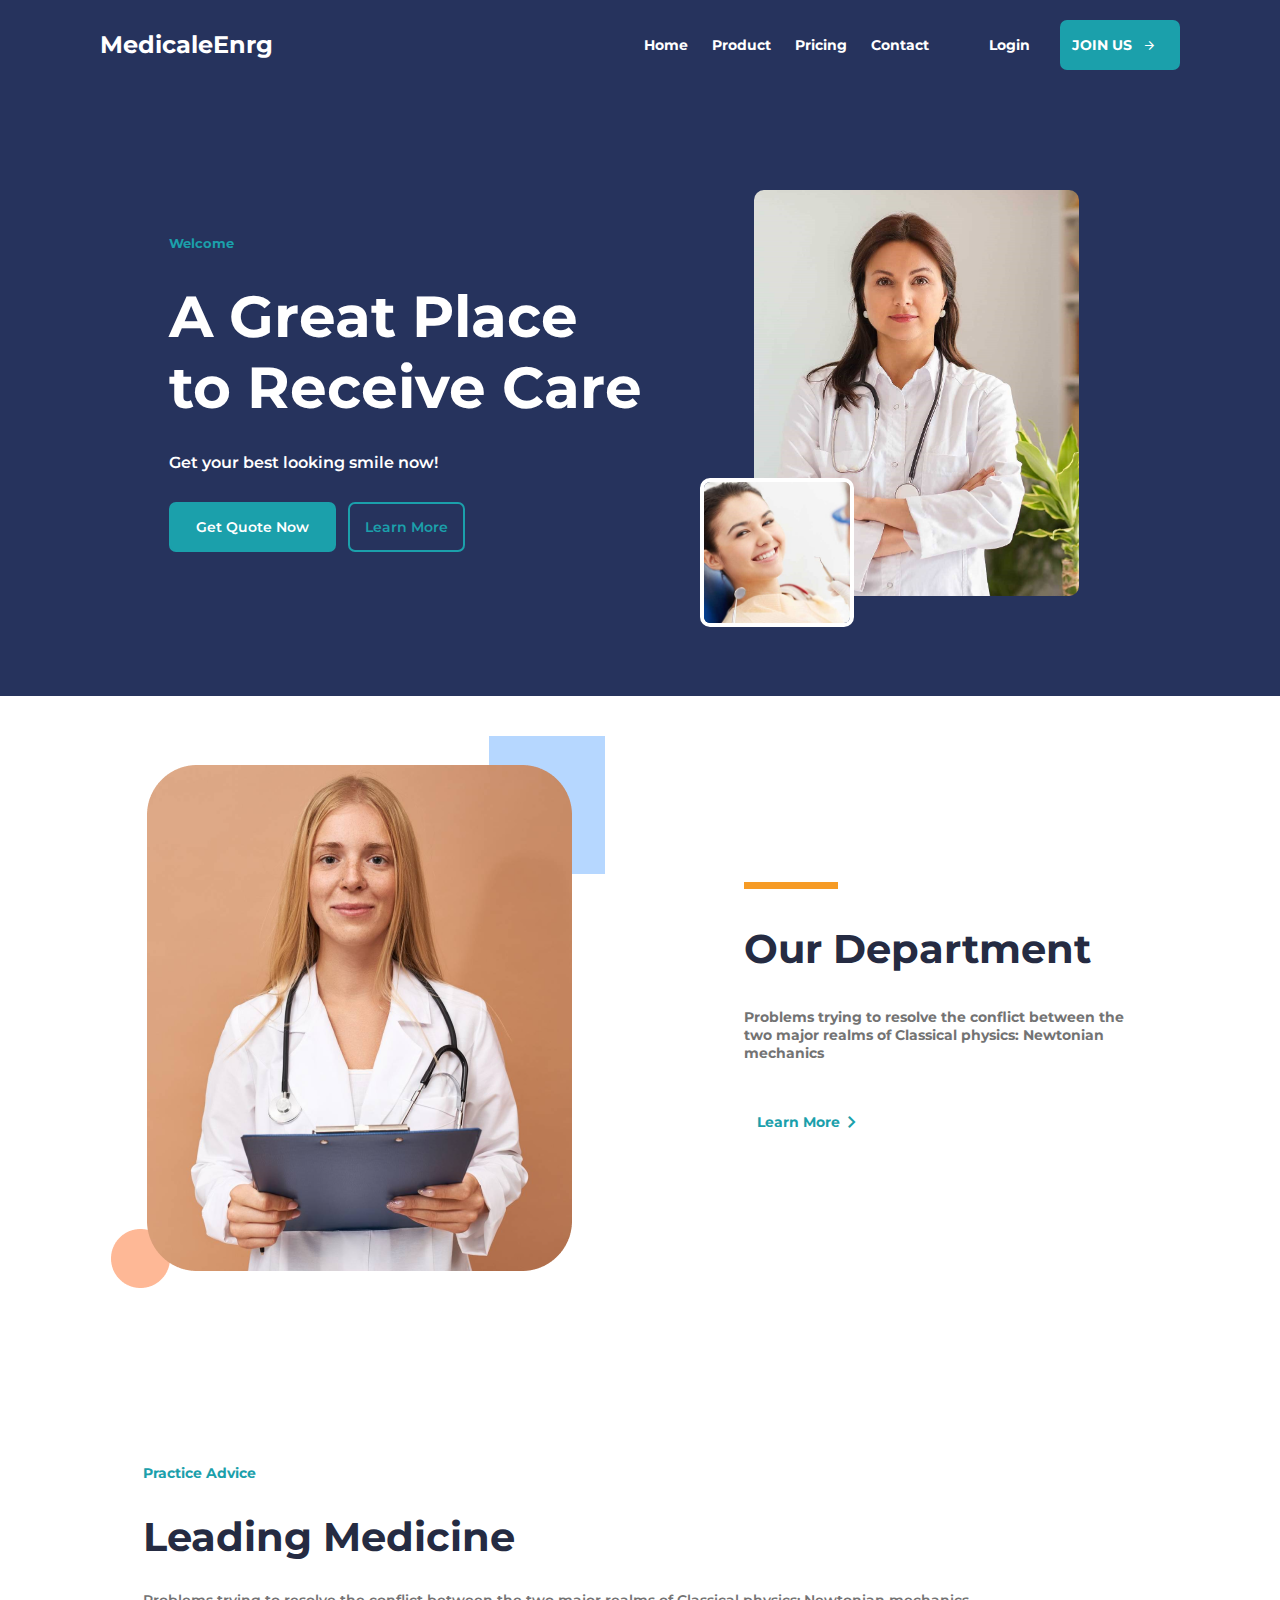
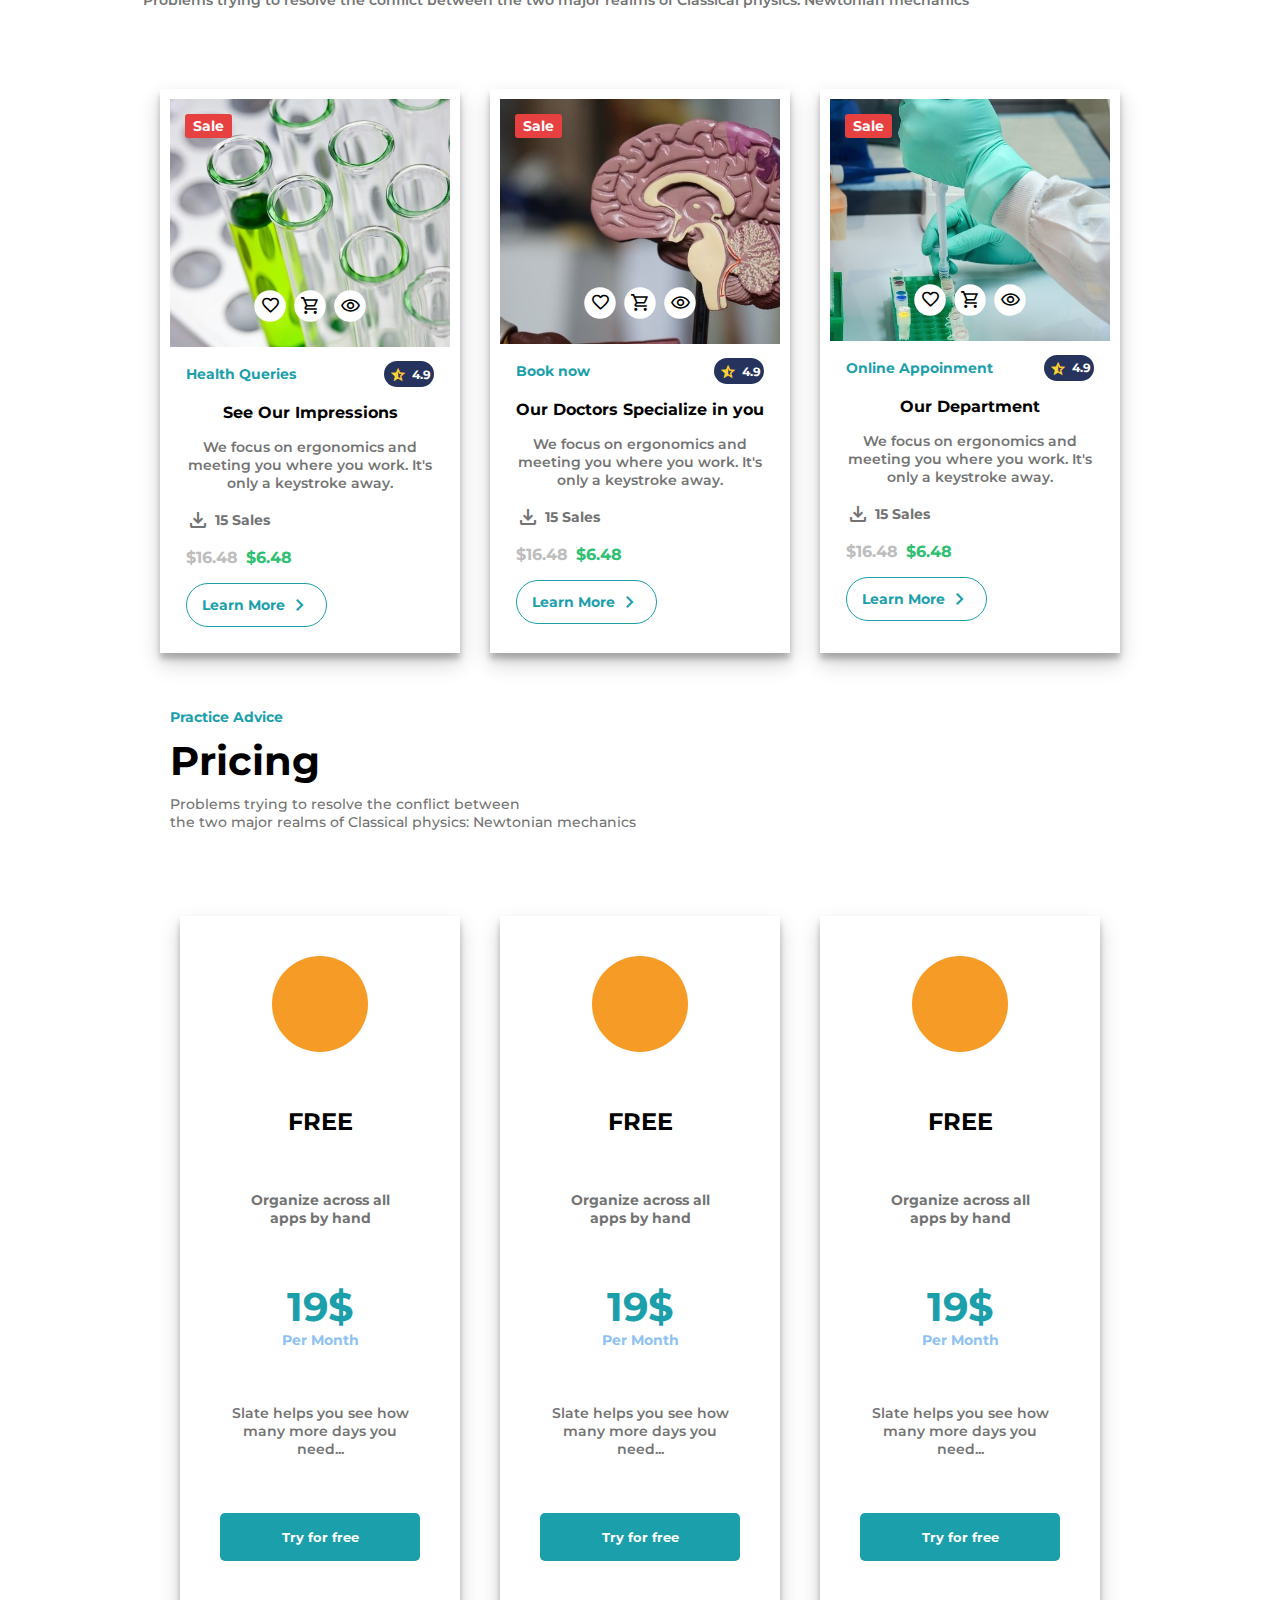
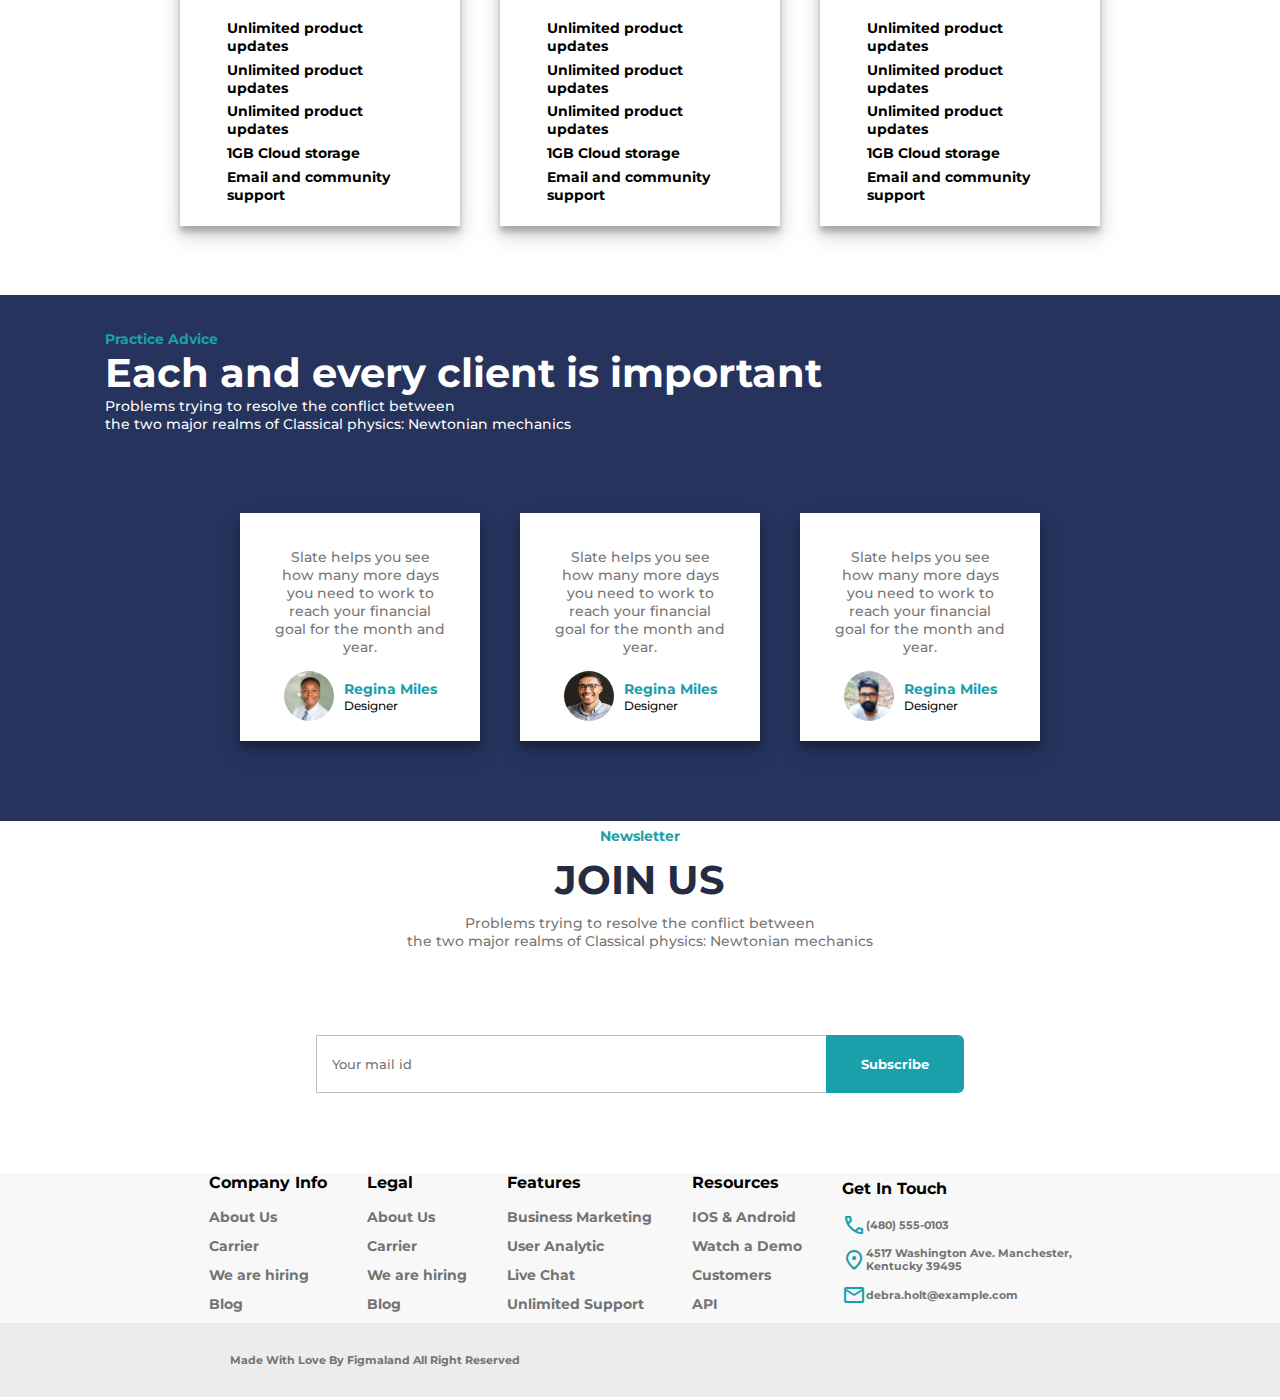
<file: index.html>
<!DOCTYPE html>
<html lang="en">
  <head>
    <meta charset="UTF-8" />
    <meta name="viewport" content="width=device-width, initial-scale=1.0" />
    <title>medical energies</title>
    <link rel="stylesheet" href="medical.css" />
    <link rel="stylesheet" href="media.css" />
    <link
      rel="stylesheet"
      href="https://fonts.googleapis.com/css2?family=Material+Symbols+Outlined:opsz,wght,FILL,GRAD@24,400,0,0"
    />
    <style>
      @import url("https://fonts.googleapis.com/css2?family=Montserrat:ital,wght@0,100..900;1,100..900&display=swap");
    </style>
    <link
      rel="stylesheet"
      href="https://cdnjs.cloudflare.com/ajax/libs/font-awesome/6.6.0/css/all.min.css"
      integrity="sha512-Kc323vGBEqzTmouAECnVceyQqyqdsSiqLQISBL29aUW4U/M7pSPA/gEUZQqv1cwx4OnYxTxve5UMg5GT6L4JJg=="
      crossorigin="anonymous"
      referrerpolicy="no-referrer"
    />
  </head>

  <body>
    <header>
      <div class="container">
        <div class="navbar">
          <div class="leftnav">
            <h2 id="heading">MedicaleEnrg</h2>
          </div>
          <div class="rightnav">
            <input id="hamIcon" hidden type="checkbox" name="" />

            <div class="hamIcons">
              <label for="hamIcon">
                <i class="openIcon fa-solid fa-bars"></i>
                <i class="closeIcon fa-solid fa-xmark"></i>
              </label>
            </div>

            <div class="rightnav__container">
              <div class="text">
                <ul>
                  <li><a href="#">Home</a></li>
                  <li><a href="#">Product</a></li>
                  <li><a href="#">Pricing</a></li>
                  <li><a href="#">Contact</a></li>
                </ul>
              </div>
              <div class="button">
                <button class="login">Login</button>
                <button class="joinus">
                  JOIN US<span class="material-symbols-outlined">
                    arrow_forward
                  </span>
                </button>
              </div>
            </div>
          </div>
        </div>
      </div>
    </header>

    <!-- navigation bar finish  -->

    <div class="first_page">
      <div class="container">
        <div class="homePage">
          <div class="left">
            <div class="box">
              <h5>Welcome</h5>
              <h1><b>A Great Place to Receive Care</b></h1>
              <h4>Get your best looking smile now!</h4>
              <div class="btn">
                <button class="fst_btn">Get Quote Now</button>
                <button class="snd_btn">Learn More</button>
              </div>
            </div>
          </div>
          <div class="right">
            <img
              class="small_pic"
              src="960ea44dff3a5b6a58f3dc4292d503e4.jpg"
              alt=""
            />
            <img
              class="large_pic"
              src="e5a99d90ee11238323ca077960141ab6.jpg"
              alt=""
            />
          </div>
        </div>
      </div>
    </div>

    <!-- first page finish -->

    <div class="second_page">
      <div class="container">
        <div class="aboutPage">
          <div class="left_two">
            <img class="image" src="col-md-6.png" alt="" />
          </div>
          <div class="right_two">
            <div class="setbox">
              <div class="line"></div>
              <h2>Our Department</h2>
              <p>
                Problems trying to resolve the conflict between the two major
                realms of Classical physics: Newtonian mechanics
              </p>

              <a href="#"
                >Learn More<span class="material-symbols-outlined">
                  chevron_right
                </span></a
              >
            </div>
          </div>
        </div>
      </div>
    </div>

    <!-- second page finish -->

    <div class="brand_page">
      <div class="container">
        <div class="bnd_pg_box">
          <i class="fa-brands fa-hooli"></i>
          <i class="fa-brands fa-lyft"></i>
          <i class="fa-brands fa-pied-piper-hat"></i>
          <i class="fa-brands fa-stripe"></i>
          <i class="fa-brands fa-aws"></i>
          <i class="fa-brands fa-reddit-alien"></i>
        </div>
      </div>
    </div>

    <!-- brands logo finish -->

    <div class="third_page">
      <div class="container">
        <div class="trd_pg_box">
          <div class="trd_pg_content">
            <h6>Practice Advice</h6>
            <h2>Leading Medicine</h2>
            <p>
              Problems trying to resolve the conflict between the two major
              realms of Classical physics: Newtonian mechanics
            </p>
          </div>
          <div class="cards">
            <div class="health_queries">
              <div class="image_div">
                <h6 class="sale">Sale</h6>
                <img src="032f903af2c2d044ebc785dc4aab5247.jpg" alt="" />

                <div class="rate">
                  <span class="material-symbols-outlined">favorite</span>
                  <span class="material-symbols-outlined">shopping_cart</span>
                  <span class="material-symbols-outlined">visibility</span>
                </div>
              </div>
              <div class="card">
                <div class="card_heading">
                  <a href="#">Health Queries</a>
                  <div class="star">
                    <span class="material-symbols-outlined"> star_half </span
                    >4.9
                  </div>
                </div>
                <h5>See Our Impressions</h5>
                <p>
                  We focus on ergonomics and meeting you where you work. It's
                  only a keystroke away.
                </p>
                <div class="sales">
                  <span class="material-symbols-outlined"> download </span>
                  <h6>15 Sales</h6>
                </div>
                <div class="prices">
                  <h5 id="fst_price">$16.48</h5>
                  <h5 id="snd_price">$6.48</h5>
                </div>
                <button>
                  <a href="#">Learn More</a
                  ><span class="material-symbols-outlined">
                    keyboard_arrow_right
                  </span>
                </button>
              </div>
            </div>

            <div class="book_now">
              <div class="image_div">
                <h6 class="sale">Sale</h6>
                <img src="7c60c8ddd9bf75a8e8b079ac636b6050.jpg" alt="" />

                <div class="rate">
                  <span class="material-symbols-outlined">favorite</span>
                  <span class="material-symbols-outlined">shopping_cart</span>
                  <span class="material-symbols-outlined">visibility</span>
                </div>
              </div>

              <div class="card">
                <div class="card_heading">
                  <a href="#">Book now</a>
                  <div class="star">
                    <span class="material-symbols-outlined"> star_half </span
                    >4.9
                  </div>
                </div>
                <h5>Our Doctors Specialize in you</h5>
                <p>
                  We focus on ergonomics and meeting you where you work. It's
                  only a keystroke away.
                </p>
                <div class="sales">
                  <span class="material-symbols-outlined"> download </span>
                  <h6>15 Sales</h6>
                </div>
                <div class="prices">
                  <h5 id="fst_price">$16.48</h5>
                  <h5 id="snd_price">$6.48</h5>
                </div>
                <button>
                  <a href="#">Learn More</a
                  ><span class="material-symbols-outlined">
                    keyboard_arrow_right
                  </span>
                </button>
              </div>
            </div>

            <div class="appoinment">
              <div class="image_div">
                <h6 class="sale">Sale</h6>
                <img src="51e91197d4efff642a72317a08167112.jpg" alt="" />

                <div class="rate">
                  <span class="material-symbols-outlined">favorite</span>
                  <span class="material-symbols-outlined">shopping_cart</span>
                  <span class="material-symbols-outlined">visibility</span>
                </div>
              </div>

              <div class="card">
                <div class="card_heading">
                  <a href="#">Online Appoinment</a>
                  <div class="star">
                    <span class="material-symbols-outlined"> star_half </span
                    >4.9
                  </div>
                </div>
                <h5>Our Department</h5>
                <p>
                  We focus on ergonomics and meeting you where you work. It's
                  only a keystroke away.
                </p>
                <div class="sales">
                  <span class="material-symbols-outlined"> download </span>
                  <h6>15 Sales</h6>
                </div>
                <div class="prices">
                  <h5 id="fst_price">$16.48</h5>
                  <h5 id="snd_price">$6.48</h5>
                </div>
                <button>
                  <a href="#">Learn More</a
                  ><span class="material-symbols-outlined">
                    keyboard_arrow_right
                  </span>
                </button>
              </div>
            </div>
          </div>
        </div>
      </div>
    </div>

    <!-- third page finish  -->

    <div class="fourth_page">
      <div class="container">
        <div style="width: 100%">
          <div class="fourth_top">
            <h6 >Practice Advice</h6>
            <h2 >Pricing</h2>
            <p >
              Problems trying to resolve the conflict between <br />
              the two major realms of Classical physics: Newtonian mechanics
            </p>
          </div>
          <div class="fourth_bottom">
            <div class="pricing_card">
              <div class="inside_pricing_card">
                <div style="display: flex; justify-content: center">
                  <i class="fa-solid fa-heart"></i>
                </div>
                <h3>FREE</h3>
                <h6>
                  Organize across all <br />
                  apps by hand
                </h6>
                <div>
                  <h2>19$</h2>
                  <h6 style="color: #8ec2f2">Per Month</h6>
                </div>
                <p>
                  Slate helps you see how <br />many more days you <br />need...
                </p>
                <button>Try for free</button>
                <div
                  style="
                    display: flex;
                    flex-direction: column;
                    justify-content: space-around;
                    height: 190px;
                  "
                >
                  <div class="tick">
                    <i class="fa-solid fa-circle-check"></i>
                    <h6>Unlimited product updates</h6>
                  </div>
                  <div class="tick">
                    <i class="fa-solid fa-circle-check"></i>
                    <h6>Unlimited product updates</h6>
                  </div>
                  <div class="tick">
                    <i class="fa-solid fa-circle-check"></i>
                    <h6>Unlimited product updates</h6>
                  </div>
                  <div class="tick">
                    <i class="fa-solid fa-circle-check" id="tick"></i>
                    <h6>1GB Cloud storage</h6>
                  </div>
                  <div class="tick">
                    <i class="fa-solid fa-circle-check" id="tick"></i>
                    <h6>Email and community support</h6>
                  </div>
                </div>
              </div>
            </div>
            <div class="pricing_card new_pricing">
              <h3
                class="new_icon">
                New
              </h3>
              <div class="inside_pricing_card">
                <div style="display: flex; justify-content: center">
                  <i class="fa-solid fa-heart"></i>
                </div>
                <h3>FREE</h3>
                <h6>
                  Organize across all <br />
                  apps by hand
                </h6>
                <div>
                  <h2>19$</h2>
                  <h6 style="color: #8ec2f2">Per Month</h6>
                </div>
                <p>
                  Slate helps you see how <br />many more days you <br />need...
                </p>
                <button style="color: #fff">Try for free</button>
                <div
                  style="
                    display: flex;
                    flex-direction: column;
                    justify-content: space-around;
                    height: 190px;
                  "
                >
                  <div class="tick">
                    <i class="fa-solid fa-circle-check"></i>
                    <h6>Unlimited product updates</h6>
                  </div>
                  <div class="tick">
                    <i class="fa-solid fa-circle-check"></i>
                    <h6>Unlimited product updates</h6>
                  </div>
                  <div class="tick">
                    <i class="fa-solid fa-circle-check"></i>
                    <h6>Unlimited product updates</h6>
                  </div>
                  <div class="tick">
                    <i class="fa-solid fa-circle-check" id="tick"></i>
                    <h6>1GB Cloud storage</h6>
                  </div>
                  <div class="tick">
                    <i class="fa-solid fa-circle-check" id="tick"></i>
                    <h6>Email and community support</h6>
                  </div>
                </div>
              </div>
            </div>
            <div class="pricing_card">
              <div class="inside_pricing_card">
                <div style="display: flex; justify-content: center">
                  <i class="fa-solid fa-heart"></i>
                </div>
                <h3>FREE</h3>
                <h6>
                  Organize across all <br />
                  apps by hand
                </h6>
                <div>
                  <h2>19$</h2>
                  <h6 style="color: #8ec2f2">Per Month</h6>
                </div>
                <p>
                  Slate helps you see how <br />many more days you <br />need...
                </p>
                <button>Try for free</button>
                <div
                  style="
                    display: flex;
                    flex-direction: column;
                    justify-content: space-around;
                    height: 190px;
                  "
                >
                  <div class="tick">
                    <i class="fa-solid fa-circle-check"></i>
                    <h6>Unlimited product updates</h6>
                  </div>
                  <div class="tick">
                    <i class="fa-solid fa-circle-check"></i>
                    <h6>Unlimited product updates</h6>
                  </div>
                  <div class="tick">
                    <i class="fa-solid fa-circle-check"></i>
                    <h6>Unlimited product updates</h6>
                  </div>
                  <div class="tick">
                    <i class="fa-solid fa-circle-check" id="tick"></i>
                    <h6>1GB Cloud storage</h6>
                  </div>
                  <div class="tick">
                    <i class="fa-solid fa-circle-check" id="tick"></i>
                    <h6>Email and community support</h6>
                  </div>
                </div>
              </div>
            </div>
          </div>
        </div>
      </div>
    </div>

    <!-- fourth page finish -->

    <div class="fifth_page">
      <div class="container">
        <div class="fifth_box">
          <div class="fifth_top">
            <h6 >Practice Advice</h6>
            <h2 >
              Each and every client is important
            </h2>
            <p >
              Problems trying to resolve the conflict between <br />
              the two major realms of Classical physics: Newtonian mechanics
            </p>
          </div>
          <div class="fifth_bottom">
            <div class="fif_card">
              <div class="fif_card_box">
                <div>
                  <i class="fa-solid fa-star"></i>
                  <i class="fa-solid fa-star"></i>
                  <i class="fa-solid fa-star"></i>
                  <i class="fa-solid fa-star"></i>
                  <i class="fa-regular fa-star"></i>
                </div>
                <p >
                  Slate helps you see how many more days you need to work to
                  reach your financial goal for the month and year.
                </p>
                <div class="designer">
                  <img
                  src="a33f2c4f53ff4fc9268e96d0441443b7.png"
                    alt=""
                  />
                  <div style="text-align: left">
                    <h6 >
                      Regina Miles
                    </h6>
                    <h6 class="name"
                      
                    >
                      Designer
                    </h6>
                  </div>
                </div>
              </div>
            </div>
            <div class="fif_card">
              <div class="fif_card_box">
                <div>
                  <i class="fa-solid fa-star"></i>
                  <i class="fa-solid fa-star"></i>
                  <i class="fa-solid fa-star"></i>
                  <i class="fa-solid fa-star"></i>
                  <i class="fa-regular fa-star"></i>
                </div>
                <p >
                  Slate helps you see how many more days you need to work to
                  reach your financial goal for the month and year.
                </p>
                <div class="designer">
                  <img
                  src="0def0d81c7ada1641a58586711c8b50b.png"
                    alt=""
                  />
                  <div style="text-align: left">
                    <h6 >
                      Regina Miles
                    </h6>
                    <h6 class="name"
                      
                    >
                      Designer
                    </h6>
                  </div>
                </div>
              </div>
            </div>
            <div class="fif_card">
              <div class="fif_card_box">
                <div>
                  <i class="fa-solid fa-star"></i>
                  <i class="fa-solid fa-star"></i>
                  <i class="fa-solid fa-star"></i>
                  <i class="fa-solid fa-star"></i>
                  <i class="fa-regular fa-star"></i>
                </div>
                <p >
                  Slate helps you see how many more days you need to work to
                  reach your financial goal for the month and year.
                </p>
                <div class="designer">
                  <img
                  src="b94b602b07865338623470915f9f3021.png"
                    alt=""
                  />
                  <div style="text-align: left">
                    <h6 >
                      Regina Miles
                    </h6>
                    <h6 class="name"
                      
                    >
                      Designer
                    </h6>
                  </div>
                </div>
              </div>
            </div>
          </div>
        </div>
      </div>
    </div>

    <!-- fifth page finish -->

    <div class="sixth_page">
      <div class="container" style="background-color: #fff">
        <div class="sixth_box">
          <div class="sixth_top">
            <h6 >Newsletter</h6>
            <h2>JOIN US</h2>
            <p >
              Problems trying to resolve the conflict between <br />
              the two major realms of Classical physics: Newtonian mechanics
            </p>
          </div>
          <div class="sixth_bottom">
            <div
              class="mail">
              <input
                class="input"
                type="email"
                value="  "
                placeholder="Your mail id"/>
              <button>
                Subscribe
              </button>
            </div>
          </div>
        </div>
      </div>
    </div>

    <!-- sixth page finish  -->

    <footer class="footer" style="background-color: #f8f8f8">
      <div class="container" style="background-color: #f8f8f8">
        <div
          class="foot_box">
          <ul>
            <h5>Company Info</h5>
            <li><a href="">About Us</a></li>
            <li><a href="">Carrier</a></li>
            <li><a href="">We are hiring</a></li>
            <li><a href="">Blog</a></li>
          </ul>
          <ul>
            <h5>Legal</h5>
            <li><a href="">About Us</a></li>
            <li><a href="">Carrier</a></li>
            <li><a href="">We are hiring</a></li>
            <li><a href="">Blog</a></li>
          </ul>
          <ul>
            <h5>Features</h5>
            <li><a href="">Business Marketing</a></li>
            <li><a href="">User Analytic</a></li>
            <li><a href="">Live Chat</a></li>
            <li><a href="">Unlimited Support</a></li>
          </ul>
          <ul>
            <h5>Resources</h5>
            <li><a href="">IOS & Android</a></li>
            <li><a href="">Watch a Demo</a></li>
            <li><a href="">Customers</a></li>
            <li><a href="">API</a></li>
          </ul>
          <ul>
            <h5>Get In Touch</h5>
            <div class="foot_symbol">
              <li>
                <h6>
                  <span class="material-symbols-outlined">call</span>(480)
                  555-0103
                </h6>
              </li>
              <li>
                <h6>
                  <span class="material-symbols-outlined">location_on</span>4517
                  Washington Ave. Manchester,<br />
                  Kentucky 39495
                </h6>
              </li>
              <li>
                <h6>
                  <span class="material-symbols-outlined">mail</span
                  >debra.holt@example.com
                </h6>
              </li>
            </div>
          </ul>
        </div>
      </div>
    </footer>

    <!-- footer finish  -->

    <div class="bottom_bar" style="background-color: #ececec">
      <div class="container" style="background-color: #ececec">
        <div
          class="bottom_bar_box"
          style="
            display: flex;
            justify-content: space-around;
            align-items: center;
            margin-right: 140px;
            height: 74px;
            width: 100%;
          "
        >
          <div class="left_bottom_bar">
            <h6 style="color: #737373">
              Made With Love By Figmaland All Right Reserved
            </h6>
          </div>
          <div class="right_bottom_bar">
            <a href="https://www.facebook.com"
              ><i class="fa-brands fa-facebook"></i
            ></a>
            <a href="https://www.instagram.com"
              ><i class="fa-brands fa-square-instagram"></i
            ></a>
            <a href="https://www.twitter.com"
              ><i class="fa-brands fa-twitter"></i
            ></a>
          </div>
        </div>
      </div>
    </div>
  </body>
</html>
</file>
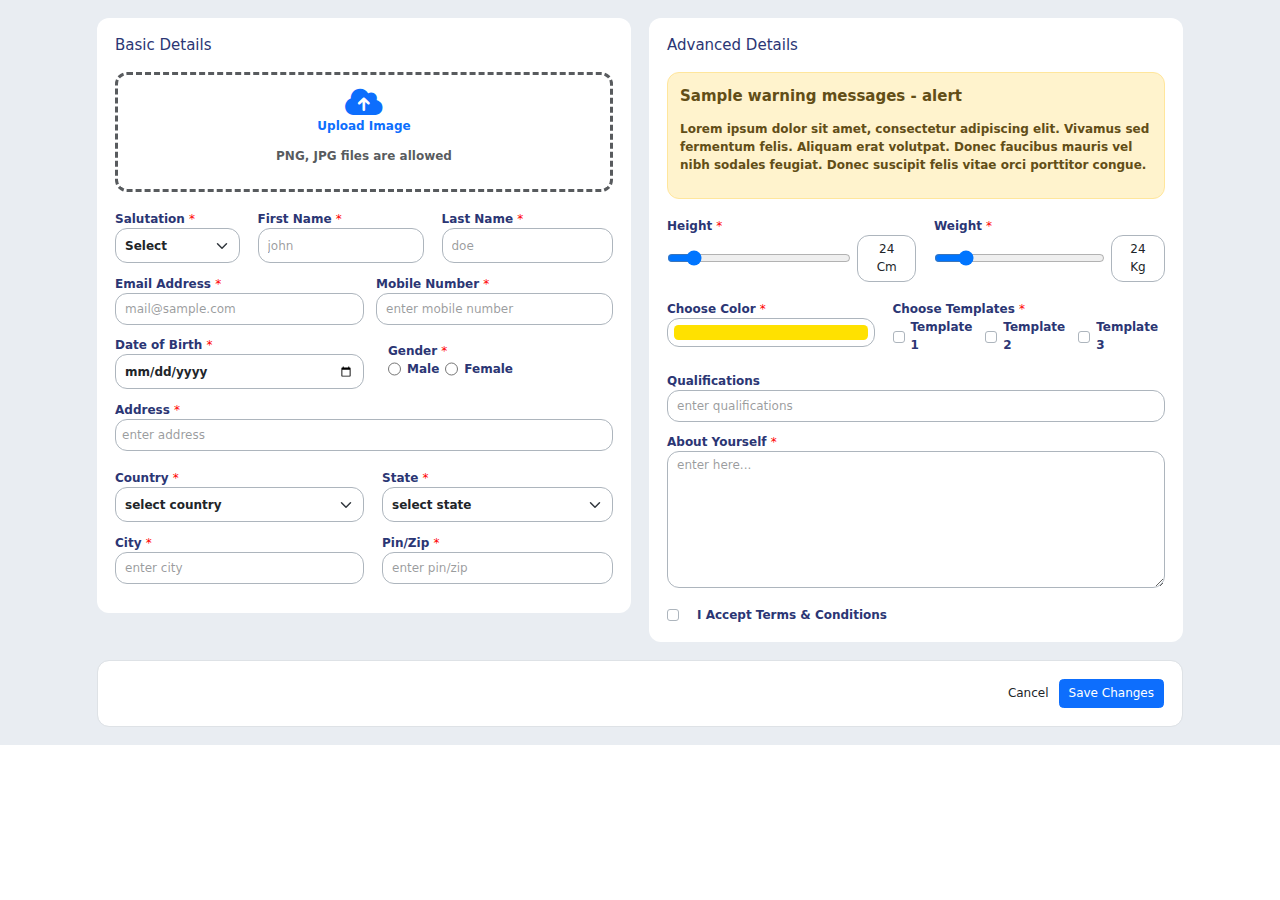
<file: bootstrap/index.html>
<!DOCTYPE html>
<html lang="en">
<head>
    <meta charset="UTF-8">
    <meta name="viewport" content="width=device-width, initial-scale=1.0">
    <title>form</title>
    <link rel="stylesheet" href="style.css">
    <link rel="stylesheet" href="/css/bootstrap.css">
    <link rel="stylesheet" href="https://cdnjs.cloudflare.com/ajax/libs/font-awesome/6.6.0/css/all.min.css">
</head>
<body>
    <form>
    <div class="form">
        <div class="container">
            <div class="row main-section g-4 d-flex p-4 ">
                <div class=" col-md-12 col-lg-12 col-xl-6 ">
                <div class="container 
                            basic
                            rounded-4 
                            p-4
                            bg-white
                            g-4
                            ">
                    <h2 class="fs-5">Basic Details</h2>
                    <label for="file" class="upload-box
                                            rounded-4 
                                            d-flex 
                                            flex-column 
                                            align-items-center
                                            align-content-center
                                            justify-content-center
                                            text-muted
                                            p-3 
                                            my-4
                                            ">
                        <i class="fa-solid fa-cloud-arrow-up text-primary fs-1"></i>
                        <p class="fw-semibold text-primary">Upload Image</p>
                        <input type="file" id="file" class="Upload-input">
                        <p class="text-muted">PNG, JPG files are allowed</p>
                    </label>


                    <div class="row2 d-flex gap-4 justify-content-center flex-wrap my-4">
                        <div class="col-12 col-md-12 col-lg-3">
                            <label for="salu" >Salutation <span>*</span></label>
                            <select class="form-select border-dark-subtle rounded-4 h-75" aria-label="Default select example" id="salu"required>
                                <option selected class="select">Select</option>
                                <option value="1">Mister</option>
                                <option value="2">Missis</option>
                              </select>
                        </div>
                        <div class=" col-12 col-md-6 col-lg-4 ">
                            <label for="fname">First Name <span>*</span></label>
                            <input type="name" class="abc form-control border-dark-subtle rounded-4 h-75"placeholder="john" id="fname"required>
                        </div>
                        <div class="col-12 col-md col-lg">
                            <label for="lname">Last Name <span>*</span></label>
                            <input type="name" class="form-control border-dark-subtle rounded-4 h-75"placeholder="doe" id="lname"required>
                        </div>
                    </div>


                    <div class="row3 d-flex gap-3   flex-wrap my-4 ">
                        
                            <div class="col-12 col-md-6">
                                <label for="email">Email Address <span>*</span></label>
                                <input type="email"pattern="[^ @]*@[^ @]*" placeholder="mail@sample.com" name="email" class="form-control border-dark-subtle rounded-4 h-75 "data-validation-required-message="Please enter your email" id="email" required>
                                  
                            </div>
                        
                        
                            <div class="col-12 col-md">
                                <label for="number">Mobile Number <span>*</span></label>
                                <input type="number"pattern="min-10" class="form-control border-dark-subtle rounded-4 h-75" id="number"  placeholder="enter mobile number" required >
                            </div>
                        
                    </div>

                    <div class="row4 d-flex gap-3 flex-wrap my-4">
                        <div class="col-12 col-md-6">
                            <label for="date">Date of Birth <span>*</span></label>
                            <input type="date" class="form-control border-dark-subtle rounded-4 h-75 " placeholder="enter date of birth" id="date"required>
                        </div>

                        <div class="col col-md gap-4 align-content-center mx-3">
                            <label for="Gender">Gender <span>*</span></label><br>
                            <div class="d-flex gap-2">
                                <input type="radio" id="male" name="fav_language" value="male" required>
                                <label for="male" >Male</label>  
                                <input type="radio" id="female" name="fav_language" value="female"required>
                                <label for="female">Female</label>
                            </div>
                        </div>
                    </div>

                    <div class="row5 my-4 ">
                        <div class="col ">
                            <label for="add">Address <span>*</span></label>
                            <input type="text" class="form-control border-dark-subtle rounded-4 p-2 "placeholder="enter address" id="add"required>
                        </div>
                    </div>

                    <div class="row6n7 d-flex flex-wrap gap-4 my-4">
                        <div class="col-12 col-md-6 col-lg-6 ">
                            <label for="place">Country <span>*</span></label>
                            <select type="text" class="selectpicker form-select  border-dark-subtle rounded-4 h-75" id="place"required>
                            
                                <option selected>select country</option>
                                <option value="1">India</option>
                                <option value="2">Example</option>
                            </select> 
                        </div>
                        <div class="col col-md col-lg">
                            <label for="state">State <span>*</span></label>
                            <select type="text" class=" form-select border-dark-subtle rounded-4 h-75"id="state"required>
                            <option selected>select state</option>
                                <option value="1">Kerala</option>
                                <option value="1">Tamilnadu</option>
                                <option value="2">Example</option>
                            </select> 
                        </div>
                        <div class="col-12 col-md-6 col-lg-6">
                            <label for="place">City <span>*</span></label>
                            <input type="text" class="form-control border-dark-subtle rounded-4 h-75"placeholder="enter city" id="place"required>
                        </div>
                        <div class="col col-md col-lg">
                            <label for="pin">Pin/Zip <span>*</span></label>
                            <input type="text" class="form-control border-dark-subtle rounded-4 h-75"placeholder="enter pin/zip" id="pin"required>
                        </div>
                    </div>













                </div>
                </div>
























                <div class=" col-md-12 col-lg-12 col-xl-6  ">
                    <div class="container 
                                advance
                                rounded-4 
                                p-4
                                bg-white">
                        <h2 class="fs-5 ">Advanced Details</h2>
                        <div class="col-12 bg-warning-subtle p-3 rounded-4 my-4 border border-warning-subtle ">
                            <p class="warning_msg text-wrap fw-semibold fs-5">Sample warning messages - alert</p>
                            <p class="warning_msg text-wrap">Lorem ipsum dolor sit amet, consectetur adipiscing elit. Vivamus sed fermentum felis. Aliquam erat volutpat. Donec faucibus mauris vel nibh sodales feugiat. Donec suscipit felis vitae orci porttitor congue.</p>
                        </div>
                        <div class="row12n13 d-flex flex-wrap gap-4 ">
                            <div class="col-12 col-md-6 col-lg-6  ">
                                <label for="height">Height <span>*</span></label><br>
                                <div class="align-items-center d-flex gap-2">
                                    <input class="w-75" type="range" value="24" min="1" max="200" oninput="this.nextElementSibling.value = this.value+' Cm'"required>
                                    <output class="btn border-dark-subtle rounded-4  ">24 Cm</output>
                                </div>
                            </div>
                            <div class="col col-md col-lg ">
                                <label for="weight">Weight <span>*</span></label><br>
                                <div class="align-items-center d-flex gap-2">
                                    <input class="w-75" type="range" value="24" min="1" max="150" oninput="this.nextElementSibling.value = this.value + ' Kg' "required>
                                    <output class="btn border-dark-subtle rounded-4 " >24 Kg</output>
                                </div>
                            </div>
                            <div class="col-12 col-md-5 col-lg-5 ">
                                <label for="add">Choose Color <span>*</span></label>
                                <input type="color" class="form-control form-control-color border-dark-subtle p-1 w-100 rounded-4 p-2 "value="#ffe100" id="add"required>
                            </div>
                            <div class="col col-md col-lg ">
                                <label for="temp">Choose Templates <span>*</span></label><br>
                                <div class="d-flex gap-2 align-items-center">
                                    <input class="form-check-input border-dark-subtle" type="checkbox" value="" id="flexCheckChecked" >
                                    <label class="form-check-label" for="flexCheckChecked">Template 1</label>
                                    <input class="form-check-input border-dark-subtle" type="checkbox" value="" id="flexCheckChecked" >
                                    <label class="form-check-label" for="flexCheckChecked">Template 2</label>
                                    <input class="form-check-input border-dark-subtle" type="checkbox" value="" id="flexCheckChecked" >
                                    <label class="form-check-label" for="flexCheckChecked">Template 3</label>
                                </div>
                            </div>
                            

                            <div class="col-12">
                                <label for="qualifications">Qualifications </label>
                                <input type="text" class="form-control border-dark-subtle rounded-4 h-75"placeholder="enter qualifications" id="qualifications">
                            </div>
                            <div class="col-12">
                                <label for="about">About Yourself <span>*</span></label>
                                <textarea class="form-control border-dark-subtle rounded-4  "rows="7"placeholder="enter here..." aria-label="With textarea"required></textarea>
                            </div>
                            <input type="checkbox" class="form-check-input border-dark-subtle" id="exampleCheck1"required>
                            <label class="form-check-label" for="exampleCheck1">I Accept Terms & Conditions</label>
                        </div>
                    
                    </div>
                </div>

                <div class="footer">
                    <div class="col-12">
                        <div class="form-control rounded-4 p-4 d-flex justify-content-end">
                            <button type="reset" class="btn ">Cancel</button>
                            <input type="submit"value="Save Changes" class="btn btn-primary"required >
                        </div> 
                    </div>
                </div>


            </div>



            
        </div>
    </div>
    </form>





    <script src="https://cdn.jsdelivr.net/npm/@popperjs/core@2.11.8/dist/umd/popper.min.js" integrity="sha384-I7E8VVD/ismYTF4hNIPjVp/Zjvgyol6VFvRkX/vR+Vc4jQkC+hVqc2pM8ODewa9r" crossorigin="anonymous"></script>
    <script src="/js/bootstrap.js"></script>
</body>
</html>
</file>
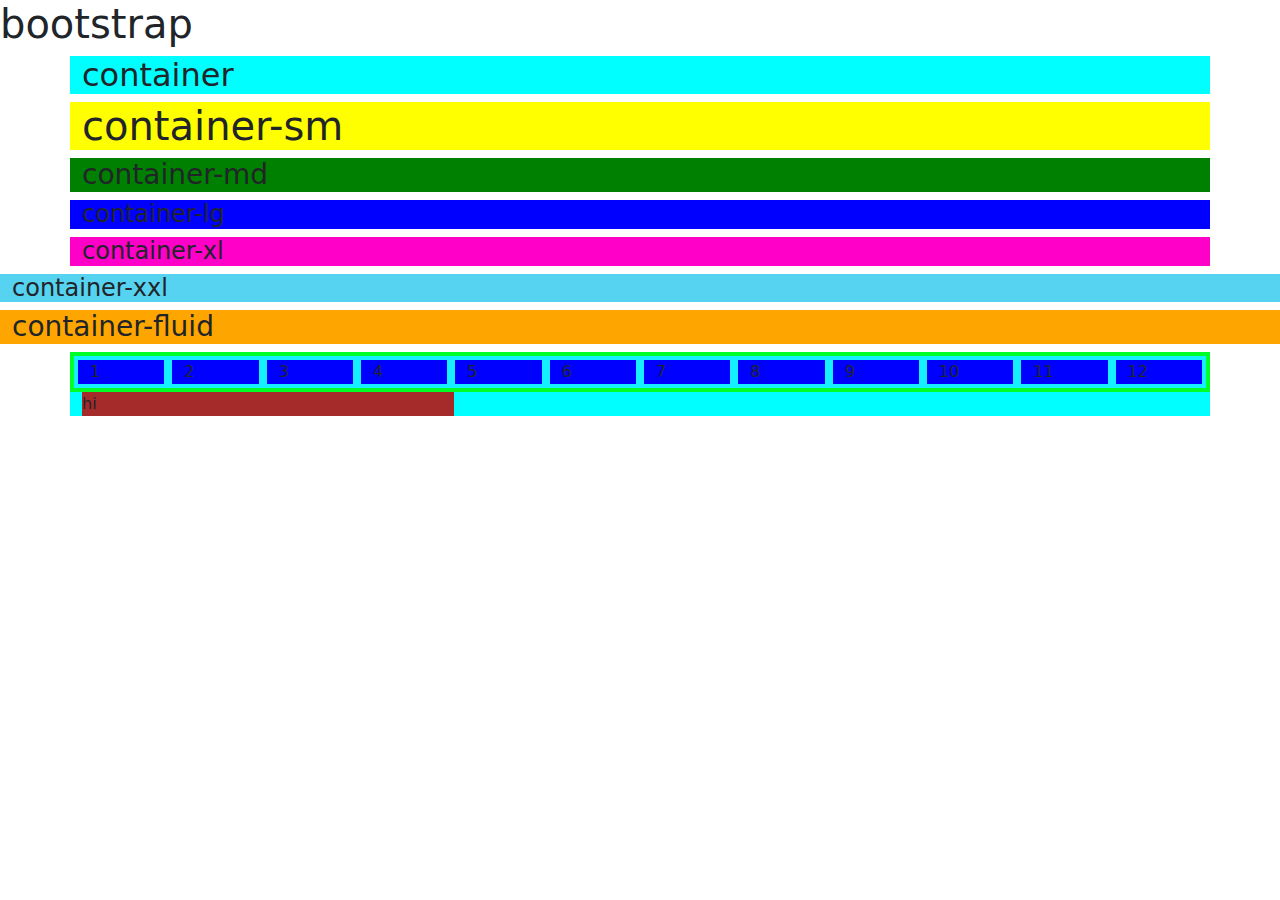
<file: bootstrap.html>
<!DOCTYPE html>
<html lang="en">
<head>
    <meta charset="UTF-8">
    <meta name="viewport" content="width=device-width, initial-scale=1.0">
    <title>Bootstrap</title>
    <link rel="stylesheet" href="/css/bootstrap.css">
    <link rel="stylesheet" href="bootstrap.css">
    
</head>
<body>
    

        <!-- CONTAINER -->

<h1>bootstrap</h1>

<div class="container">
    <h2>container</h2>
</div>

<div class="container-sm">
    <h1>container-sm</h1>
</div>
<div class="container-md"><h3>container-md</h3></div>
<div class="container-lg"><h4>container-lg</h4></div>
<div class="container-xl"><h4>container-xl</h4></div>
<div class="container-xxl"><h4>container-xxl</h4></div>

<div class="container-fluid"><h3>container-fluid</h3></div>


            <!-- GRID -->

<div class="container">
    <div class="row">
        <div class="col">1</div>
        <div class="col">2</div>
        <div class="col">3</div>
        <div class="col">4</div>
        <div class="col">5</div>
        <div class="col">6</div>
        <div class="col">7</div>
        <div class="col">8</div>
        <div class="col">9</div>
        <div class="col">10</div>
        <div class="col">11</div>
        <div class="col">12</div>
        



        

    </div>
    <div class="col-sm-4">hi</div>
</div>




    <script src="https://cdn.jsdelivr.net/npm/@popperjs/core@2.11.8/dist/umd/popper.min.js" integrity="sha384-I7E8VVD/ismYTF4hNIPjVp/Zjvgyol6VFvRkX/vR+Vc4jQkC+hVqc2pM8ODewa9r" crossorigin="anonymous"></script>
    <script src="/js/bootstrap.js"></script>
</body>
</html>
</file>
<file: medical.css>
*{  
    font-family: Montserrat;
    font-weight: 700;
    padding: 0;
    margin: 0;
    text-decoration: none;
    box-sizing: border-box;
    cursor:default;
}
a{cursor: pointer;}

header{
   max-width: 100vw;
   background-color:#26335D; 
   
   
}
body{
   width: 100%;
   
}

.container{
    max-width: 1200px;
    margin: 0px auto;
    padding: 0 30px;
  
}
.navbar{ 
   
    max-width: 100%;
    padding: 20px 30px;
    display: flex;
    justify-content: space-between;
    position: relative;
}

.leftnav{
    display: flex;
    align-items: center;
}
.leftnav h2{
    
    font-size:24px;
    line-height:32px;
    color: #FFFFFF;
}

.rightnav__container{
    display: flex;
    align-items: center;
    gap: 60px;
    
  
}
.hamIcons{
    display: none;
    position: absolute;
    right: 30px;
    top: 20px;
    z-index: 1;
}
.hamIcons .openIcon,.hamIcons .closeIcon{
    color: rgb(255, 255, 255);
    font-size: 30px;
   
}
.hamIcons .closeIcon{
    display: none;
}
.text ul li a{
    text-decoration: none;
    color: #fff;
    cursor: pointer;
}
.text ul li a:hover{    
    color: #1BA0AB;
}
.text ul li{
    list-style-type: none;
    font-size: 14px;
}
.text ul{
    width: 100%;
    display: flex;
    justify-content: flex-start;
    gap: 24px;
    align-items: center;

}
.text{
    width: 55%;
}
.button{
    display: flex;
    gap: 30px;
    
}
.login{
    background-color: transparent;
    border: none;
    color: #FFFFFF;
    cursor: pointer;
    font-size: 14px;
    line-height: 24px;
}.login:hover{    
    color: #1BA0AB;
}
.joinus{
    background-color: #1BA0AB;
    color: #FFFFFF;
    font-size: 14px;
    border-radius: 7px ;
    padding: 16px 12px;
    display: flex;
    width: 120px;
    gap: 10PX;
    align-items: center;
    border: 0;
    cursor: pointer;
   
}
.joinus span{
    font-size: 15px;
    

}




/* navigation bar finish */





.first_page{
    
    background-color:#26335D;
}

.homePage{
    display: flex;
    justify-content: center;
    align-items: center;

   
}
.left{
    width: 100%;
    
}.box{
    width:573px;
    
    gap: 30px;
    
    display: flex;
    flex-direction: column;
    justify-content: center;
    padding-left: 100px;

}
.box h5{
    color: #1BA0AB;
}
.box h1{
    color: #FFFFFF;
    font-size: 58px;
    
}
.box h4{
    color: #FFFFFF;
    font-weight: 600;
}
.btn{
    display: flex;
    gap: 12px;
    
}

.btn .fst_btn{
    border: 2px solid #1BA0AB;
    background-color: #1BA0AB;
    height: 50px;
    color: #FFFFFF;
    font-size: 14px;
    line-height: 24px;
    padding: 15px 25px 15px 25px;
    border-radius: 7px ;
    opacity: 0px;
    display: flex;
    align-items: center;
    font-weight: 600;
    cursor: pointer;
}
.btn .snd_btn{
    border: 2px solid #1BA0AB;
    background-color: #26335D;
    height: 50px;
    color: #1BA0AB;
    font-size: 14px;
    line-height: 24px;
    padding: 15px;
    border-radius: 7px ;
    opacity: 0px;
    display: flex;
    align-items: center;
    font-weight: 600;
    cursor: pointer;
    
    
}
.btn .snd_btn:hover, .btn .fst_btn:hover {
    border-color: #FFFFFF;
    color: #FFFFFF;
    
  }


.right{
    width: 50%;
    display: flex;
    margin-top: 100px;
}.right .large_pic{
    width: 325px;
    height: 406px;
    border-radius: 10px 10px 10px 10px;
    margin: 0px 0px 100px 100px;
    position: relative;
   right: 200px;
}

.right .small_pic{
    width: 171px;
    height: 149px;
    border-radius: 10px 10px 10px 10px;
    border: 4px solid #FFFFFF;
    position: relative;
    z-index: 1;
    margin: 288px 0px 0px 58px;

}


/* first page finish */


.second_page{
    background-color: #FFFFFF;
    
}
.aboutPage{
    display: flex;
    justify-content: center;
    align-items: center;
    ;
}
.left_two{
    max-width: 100%;
    height: 100%;
    position: relative;
    
    
}

.left_two .image{
    padding: 40px;
}
 


/* .left_two .image{
    max-width:  425px;
    left: 50%;
    transform: translate(-50%);
    top: 75px;
    border-radius: 50px ;
    position: relative;
    z-index: 2;
   
} */
.right_two{
    width: 100%;
    height: 100%;
    display: flex;
    align-items: center;
    justify-content: center;
}
.right_two .setbox{
    width:  381px;
    gap: 35px;
    opacity: 0px;
    display: grid;
    

}.setbox .line{
    width: 94px;
    height: 7px;
    background-color: #F69B25;
    

}
.setbox h2{
    font-size: 40px;
    color: #252B42;
}
.setbox p{
    font-size: 14px;
    color: #737373;
}
.setbox a{
    font-size: 14px;
    color: #1BA0AB;
    display: flex;
    align-items: center;
    text-decoration: none;
    cursor: pointer;
    border: solid transparent;
    padding: 10px;
    width: 150px;
}.setbox a:hover{
    
    border-color: #1BA0AB;
    border-radius: 5px;
    

}


/* second page finish */




.brand_page{
    background-color: #FFFFFF;
}

.bnd_pg_box{
    display: flex;
    justify-content: center;
    align-items: center;
    
}
.fa-brands {
    font-size: 75px;
    color: #737373;
    padding: 30px;
}



/* brands logo finish */



.third_page{
    background-color: #FFFFFF;
    width: 100%;
    /* height: 100%; */
    
    gap: 80px;
    opacity: 0px;
    


}
.third_page .container{
    
    background-color: #FFFFFF;
    
}
.trd_pg_box{
    /* height: 918px; */
    background-color: #FFFFFF;
    
    
}

.trd_pg_content{
    width: 80%;
    gap: 30px;
    display: grid;
    justify-content: center;
    align-items:    center ;
    margin-top: 72px;
    margin-left: 30px;
}
.trd_pg_content h6{
    font-size: 14px;
    color:  #1BA0AB;
}.trd_pg_content h2{
    font-size: 40px;
    color: #252B42;
}.trd_pg_content p{
    font-size: 14px;
    color: #737373;
    font-weight: 600;
}

.cards{
    width:100%;
    gap: 30px;
    opacity: 0px;
    background-color: #FFFFFF;
    display: flex;
    justify-content: center;
    margin-top: 80px;
    flex-wrap: wrap;
}




.health_queries{
    width: 300px;
    background-color: #FFFFFF;
    transition: 0.4s ease-in-out ;
    box-shadow: rgba(0, 0, 0, 0.19) 0px 10px 20px, rgba(0, 0, 0, 0.23) 0px 6px 6px;
    text-align: center;
    

}.health_queries img{
    width: 300px;
    transition: 0.4s ease-in-out ;
    padding: 10px;
}
.book_now{
    width: 300px;
    background-color: #FFFFFF;
    transition: 0.4s ease-in-out ;
    
    box-shadow: rgba(0, 0, 0, 0.19) 0px 10px 20px, rgba(0, 0, 0, 0.23) 0px 6px 6px;
    text-align: center;
    
}
.book_now img{
    width: 300px;
    transition: 0.4s ease-in-out ;
    padding: 10px;
}
.appoinment{
    width: 300px;
    background-color: #FFFFFF;
    
    transition: 0.4s ease-in-out ;
    box-shadow: rgba(0, 0, 0, 0.19) 0px 10px 20px, rgba(0, 0, 0, 0.23) 0px 6px 6px;
    text-align: center;
    
}.appoinment img{
    width: 300px;
    transition: 0.4s ease-in-out ;
    padding: 10px;
}
.sale{
    position: absolute;
    background-color: #E74040;
    color: #ffff;
    font-size: 14px;
    padding: 3px 8px;
    /* margin: 22px 22px; */
    border-radius: 3px;
    left: 25px;
    top: 25px;
    
}
.image_div{
    position: relative;
}
.rate{
    width: 100%;
    position: absolute;
    /* margin: 243px 0px 0px 115px; */
    display: flex;
    justify-content: center;
    gap: 10px;
    bottom: 40px;
    
    
}
.rate span{
    
    background-color: #FFFFFF;
    border-radius: 0%;
    padding: 0px;
    font-size: 0px;
    transition: 0.4s ease-in-out;
   
    

}


                /* CARDS  */
                

.card_heading{
    display: flex; 
    justify-content: 
    space-between; 
    align-items: center; 
}
.cards a{
    color: #1BA0AB;
    font-size: 14px;
}
.star{
    background-color: #26335D; 
    width:50px; 
    height:26px; 
    color: #FFFFFF; 
        display: flex; 
        align-items: center; 
        font-size: 12px; 
        border-radius:20px;
        Padding:5px;
        Gap:5px;
    }
.star span{
    color: #FFCE31; 
    font-size: 18px;
}


.cards h5{
    font-size: 16px; 
}

.cards p{
    font-size: 14px;
     color: #737373;
     font-weight: 600;
    }


.sales{
    display: flex; 
     align-items: center;
     gap: 5px; 
    }
.sales h6{
    font-size: 14px; 
    color: #737373;
}
.sales span{
    color: #737373;
}

.prices{
    display: flex; 
     align-items: center;
     gap: 8px;
     }
#fst_price{
    color: #BDBDBD;
}
#snd_price{
    color: #2DC071;
}


.cards button{
    display: flex; 
    justify-content: center; 
    align-items: center;
    gap: 3px; 
    color: #1BA0AB; 
    border: 1px solid #1BA0AB; 
    border-radius: 37px;
     background-color: transparent; 
    width: 141px;
    height: 44px; 
    cursor: pointer;
}

.card{display: grid;
     padding: 26px;
      row-gap: 16px;
      padding-top: 0px;
    }



/* third page finish */








.fourth_page{
    background-color: #ffffff ;
    width: 100%;  
}
.fourth_page .container{
    background-color: #ffffff;
}

.fourth_top{
    margin-top: 49px;
    margin-left: 100px; 
    height: 134px;
    display: flex;
    flex-direction: column; 
    justify-content:space-around;
}

.fourth_bottom{
    width: 100%;
    display: flex; 
    justify-content: center;
    align-items: center;
    text-align: center;
    margin-top: 80px;
    margin-bottom: 49px;
    flex-wrap: wrap;
    gap: 40px;
}
.pricing_card{
    background-color: rgb(255, 255, 255); 
    width:280px;
    /* height: 908px; */
    text-align: center;
    /* margin-top: 20px; */
    margin-bottom: 20px;
    box-shadow: rgba(0, 0, 0, 0.19) 0px 10px 20px, rgba(0, 0, 0, 0.23) 0px 6px 6px;  
    transition: 0.4s ease-in-out; 
}

.pricing_card .fa-heart     {
    color: #FFFFFF;
    font-size: 36px; 
    border-radius: 50%;
    background-color: #F69B25;
    width: 96px;
    height: 96px;
    display: flex; 
    flex-direction: column; 
    justify-content: center;
}
.pricing_card h3    {
    font-size: 24px;
}
.pricing_card h6    {
    font-size: 14px; 
    color: #737373;
}
.pricing_card h2    {
    font-size: 40px;
    color: #1BA0AB;
}
.pricing_card p     {
    font-size: 14px;
    font-weight: 600; 
    color: #737373;
}
.pricing_card button    {
    background-color: #1BA0AB;
    color: #FFFFFF; 
    Padding:  15px, 40px, 15px, 40px;
    border-radius: 5px;
    border: none; 
    padding :16px; 
    width: 200px;
    cursor: pointer;
}

.pricing_card .fa-circle-check{
    font-size: 30px;
    color: #2DC071;
}

.pricing_card .tick {
    display: flex;
    gap: 7px; 
    justify-content: flex-start;
     align-items: center;
    }

#tick{
    color: #BDBDBD;
 }
.tick h6{
    color: #000 ; 
    text-align: left;
}

/* #####################################################################################################################*/

.fourth_top{

}
.fourth_top h6{
    font-size: 14px; 
    color: #1ba0ab;
}
.fourth_top h2{
    font-size: 40px;
}
.fourth_top p{
    font-size: 14px; font-weight: 500; color: #737373
}




.inside_pricing_card{
    margin: 40px 40px 20px 40px;
    display: flex;
    flex-direction: column;
    justify-content: flex-start;
    text-align: center;
    gap: 55px;
}

.new_icon{
    background-color: #e77c40;
    color: #fff;
    border-radius: 50%;
    font-size: 30px;
    position: absolute;
    display: flex;
    justify-content: center;
    align-items: center;
    width: 80px;
    height: 80px;
    left: 225px;
    top: -40px;
}




/* #####################################################################################################################*/




/* fourth page finish */



.fifth_page
{
    background-color: #26335D;
}
.fifth_box
{
    width: 100%; ;
    display: flex;
     flex-direction: column;
     justify-content: center;
      row-gap: 80px;
}
.fifth_top
{
    Width:100%;
    display: flex;
    flex-direction: column;
    justify-content: space-around;
    margin-top: 35px; 
    margin-left: 35px;
}
.fifth_top h6{
    font-size: 14px; 
    color: #1ba0ab;
}.fifth_top h2{
    font-size: 40px; color: #fff
}.fifth_top P{
    font-weight: 480; 
    font-size: 14px; 
    color: #fff;
}
.fifth_bottom
{
    width: 100%; 
     display: flex;
     justify-content: center;
     flex-wrap:wrap ;
     gap: 40px;
}
.fif_card
{
    box-shadow: rgba(0, 0, 0, 0.19) 0px 10px 20px, rgba(0, 0, 0, 0.23) 0px 6px 6px;
    width:240px; 
    background-color: #FFFFFF ;
    margin-bottom: 80px;
    transition: 0.5s;
    padding: 20px 0px;
}

.fif_card_box{
    margin: 0px 35px;
    display: flex;
    flex-direction: column;
    justify-content: center;
    gap: 15px;
    align-items: center;
    text-align: center;
    /* height: 100%; */
}




.fif_card_box p{
    font-weight: 480; 
    font-size: 14px;
     color: #737373
}
.designer {
    display: flex;
     align-items: center; 
     gap: 10px;
}.designer img {
    width: 50px; 
    height: 50px; 
    border-radius: 50%;
}
.designer h6{
    font-size: 14px;
     color: #1ba0ab
}
.designer .name{
    font-weight: 480; 
    font-size: 12px; 
    color: #000000;
}


.sixth_top h6{
    font-size: 14px; 
    color: #1ba0ab;
}
.sixth_top h2{
    font-size: 40px;
    color: #252b42;
}
.sixth_top p{
    font-weight: 480; 
    font-size: 14px;
    color: #737373;
}


.sixth_bottom .mail{
    width: 688px;
    height: 58px;
    gap: 0px;
    display: flex;
    justify-content: center;
}

.sixth_bottom .input{
    width: 510px;
    height: 58px;
    font-size: 13px;
    font-weight: 500;
    border-color: rgb(190, 190, 190);
    border-style: solid;
    padding-left: 15px;
    outline: none;
    border-width: 1px 0px 1px 1px;
}
.sixth_bottom button{
    width: 138px;
    height: 58px;
    background-color: #1ba0ab;
    border: none;
    border-radius: 0px 6px 6px 0px;
    color: #fff;
}





.foot_box{
    display: flex;
    flex-wrap: wrap;
    justify-content: center;
    align-items: center;
    text-align: left;
    gap: 40px;
}







.fa-star
{
    color: #F3CD03;
}
.fif_card i{transition: 0.5s;}
.fif_card:hover i{
    transform: scale(1.3);
    transition: 0.5s;
}






/* fifth page finish */


.sixth_box
{
    margin-bottom: 80px;width: 100%;
    display: flex; flex-direction: column; justify-content: center; row-gap: 80px;
}
.sixth_top
{
    Width:100%;Height:134px;
    display: flex;flex-direction: column;justify-content: space-around; align-items: center; text-align: center;
}
.sixth_bottom
{
    display: flex; justify-content: center;
}

/* sixth page finish */


.foot_box
{
    display: flex;
    
}

.foot_box ul li 
{
    list-style-type: none;
    margin-bottom: 10px;
    color: #737373;
    
}
.foot_box ul li a{
    font-size: 14px;
    color: #737373;
    
    
}
.foot_box h5{
    font-size: 16px;
    margin-bottom: 15px;
}

.foot_box span{
    color: #1BA0AB;
}

.foot_symbol li h6 {
    display: flex;
    flex-direction: row;
    text-align: start;
    align-items: center;

    
}

/* footer finish */


.right_bottom_bar i
{
    font-size: 15px;
    color: #1BA0AB;
    margin: 5px;
}




/* full page finish */

.rate span:hover
{
    background-color: #000;
    color: #FFFFFF;
    rotate: inherit;
}


.cards button:hover{
    background-color: #1BA0AB;
    color: #fff;
}
.health_queries:hover 
{
    
    background-color: #effeff;
    transform: scale(1.05);
    transition: 0.4s ease-in-out ;

    
    
}.health_queries .rate span
{
    transform: scale(1.05);
    transition: 0.4s ease-in-out;
    padding: 5px;
    font-size: 20px;
    border-radius: 50%; 
    cursor: pointer;
}
.book_now:hover
{
    
    background-color: #effeff;
    transform: scale(1.05);
    transition: 0.4s ease-in-out ;
    
}.book_now .rate span
{
    transform: scale(1.05);
    transition: 0.4s ease-in-out;
    padding: 5px;
    font-size: 20px;
    border-radius: 50%; 
    cursor: pointer;
}
.appoinment:hover
{
    
    background-color: #effeff;
    transform: scale(1.05);
    transition: 0.4s ease-in-out ;
    
}
.appoinment .rate span
{
    transform: scale(1.05);
    transition: 0.4s ease-in-out;
    padding: 5px;
    font-size: 20px;
    border-radius: 50%; 
    cursor: pointer;
}



.pricing_card:hover 
{
    transform: scale(1.03);
    transition: 0.4s ease-in-out;
    box-shadow:0px 0px 10px 1px #000000  ;
    display: block;

    background-color: #26335D;
}
.pricing_card:hover h3
{
    color: #fff;
}.pricing_card:hover  h6
{
    color: #fff;
}.pricing_card:hover p
{
    color: #fff;
}.pricing_card:hover  button
{
    color: #fff;
}

.pricing_card .new_icon{
    scale: 0 !important;
    transition: 0.2s ease-in-out !important;
}
.pricing_card:hover .new_icon
{
   
    scale: 1 !important;
}
.pricing_card:hover .fa-heart 
{
    transition: 0.2s ease-in-out;
    transform: rotatey(180deg) ;
    
}
</file>
<file: media.css>
@media (max-width:1025px){

    
}
@media (max-width:769px){

    
}
@media (max-width:481px){

    
}



























 


@media (max-width:900px){
   

    .rightnav__container{
        gap: 30px;
        display: flex;
        flex-direction: column;
        position: absolute;
        top: -1000px;
        right: 0;
        bottom: 0;
        left: 0;
        height: 100vh;
        border-radius: 0px 0px 50% 50%;
        background-color: rgba(0, 0, 0, 0.783) ;
        box-shadow: rgba(0, 0, 0, 0.19) 0px 10px 20px, rgba(0, 0, 0, 0.23) 0px 6px 6px;
        justify-content: center;
        align-items: center ;
        transition: all 1s ease;
        z-index: 2;
    }
    
    .hamIcons{
        display: block;
        z-index: 3;
    }
    .text ul{
        gap: 34px;
        flex-direction: column;
        
    }
    .text{
        
        width: 100%;
    }
    .button{
        flex-direction: column;
        
    }

    #hamIcon:checked ~ .rightnav__container {
       top: 0px;
       align-items: center;

    }
    #hamIcon:checked ~ .hamIcons .closeIcon {
       display: block;
       
    }
    #hamIcon:checked ~ .hamIcons .openIcon {
       display: none;
       
    }
}




/* nav bar finish */



@media(max-width:1025px){
    .homePage{
        display: flex;
        flex-direction: column;
        justify-content: center;
        align-items: center;
        text-align: center;
        
        
    }
    .left{
        width: 100%;
        display: flex;
        justify-content: center;
        align-items: center;
        text-align: center;
        padding: 40px;

    }.box h1{
        
        font-size: 35px;
        
    }.box h4{
        
        font-size: 12px;
        font-weight: 500;
    }.btn .fst_btn{
        font-size: 12px;
        height: 40px;
        font-weight: 500;

    }.btn .snd_btn{
        font-size: 12px;
        height: 40px;
        font-weight: 500;
    }
    
    



    .right{
        
        display: flex;
        justify-content: center;
        display: none;
    }
    .right .small_pic{
        left :100px;
        position: relative;
        
    }
    .right .large_pic{
        margin-left: 200px;
        
    }
    .box{
        padding-left: 0;
    }
    .btn{
        display: flex;
        justify-content: center;
    }

    /* first page finish */

    .aboutPage{
        display: flex;
        flex-wrap:revert;

    }.right_two{
        margin-top: 50px;
        margin-bottom: 50px;
        
    }
    .left_two .image{
        display: none;
    }
    .right_two .setbox{
        width:  481px;
        gap: 25px;
        display: flex;
        flex-direction: column;
        justify-content: center;
    }
    
    .setbox .line{
        height: 6px;
    }
    .setbox h2{
        font-size: 35px;
    }
    .setbox p{
        font-size: 12px;
        font-weight: 600;
    }.setbox a{
        font-size: 12px;
    }
    

    /* second page finish */

    .fa-brands {
        font-size: 60px;
        padding: 15px;
        
    }

    /* brand section finish */

    .trd_pg_content{
        margin-top: 52px;
        gap: 20px;
        left: 52px;
    }

    .trd_pg_content h6 {
        font-size: 10px;
    }
    .trd_pg_content h2 {
        font-size: 30px;
    }

    .trd_pg_content p {
        font-size: 12px;
        font-weight: 500;
    }

    .cards{
        margin-top: 60px;
    }


    .health_queries img{
        /* max-width: 280px; */
        padding: 15px;
        
    }
    .book_now img{
        /* max-width: 280px; */
        padding: 15px;
    }
    .appoinment img{
        /* max-width: 280px; */
        padding: 15px;
    }

    .health_queries .rate span{
        font-size: 15px;
    }.book_now .rate span{
        font-size: 15px;
    }.appoinment .rate span{
        font-size: 15px;
    }



    .card{
        row-gap: 14px;
        padding: 22px;
        padding-top: 0px;
    }

    .cards a {
       
        font-size: 12px;
    }
    .star span {
        
        font-size: 16px;
    }

    .cards h5 {
        font-size: 14px;
    }
    .cards p {
        font-size: 12px;
        font-weight: 600;
    }
    .sales h6 {
        font-size: 12px;
    }

    .sales span {
        font-size: 22px;
    }

   

    .cards button {
        width: 120px;
        height: 35px;
        
    }


/* third page finish */


    .fourth_top h6{
        font-size: 12px; 
        color: #1ba0ab;
    }
    .fourth_top h2{
        font-size: 35px;
    }
    .fourth_top p{
        font-size: 12px; 
        font-weight: 500; 
    }




    .pricing_card .fa-heart {
        font-size: 30px;
        width: 76px;
        height: 76px;
    }

    .pricing_card h3 {
        font-size: 22px;
    }

    .pricing_card h6 {
        font-size: 12px;
    }


    .pricing_card h2 {
        font-size: 35px;
    }


    .pricing_card p {
        font-size: 12px;
        font-weight: 500;
    }

    .pricing_card button {
        padding: 13px;
        font-size: 12px;
    }


    .inside_pricing_card {
        gap: 45px;
    }


    .new_icon{
        width: 70px;
        height: 70px;
    }



    /* forth page finish */

    .fifth_top h6{
        font-size: 12px; 
    }.fifth_top h2{
        font-size: 30px; 
        color: #fff;
    }.fifth_top P{
        font-weight: 450; 
        font-size: 12px; 
    }


    .fif_card{
        margin-bottom: 60px;
    }




    .designer {
         gap: 10px;
    }.designer img {
        width: 50px; 
        height: 50px; 
        
    }
    .designer h6{
        font-size: 12px;
    }
    .designer .name{
        font-weight: 480; 
        font-size: 10px; 
    }


    .fif_card_box p{
        font-weight: 480; 
        font-size: 12px;
    }



    .sixth_top h6{
        font-size: 12px; 
    }
    .sixth_top h2{
        font-size: 30px;
    }
    .sixth_top p{
        font-weight: 480; 
        font-size: 12px;
    }
    





    .sixth_bottom .mail{
        width: 688px;
        height: 58px;
        gap: 0px;
    }
    
    .sixth_bottom .input{
        width: 510px;
        height: 48px;
        font-size: 12px;
        font-weight: 500;
        padding-left: 15px;
    }
    .sixth_bottom button{
        width: 138px;
        height: 48px;
        font-size: 12px;
    }
    


    .foot_box ul li a{
        font-size: 12px;
        
        
    }
    .foot_box h5{
        font-size: 14px;
        margin-bottom: 15px;
    }

    foot_symbol li h6 {
        font-size: 12px;
    }
    foot_symbol li h6 span{
        font-size: 12px;
    }














    

}
























/* third page finish */


/* 
@media(max-width:700px){
    .fourth_top{
        display: flex;
        flex-direction: column;
        justify-content: center;
        text-align: center;
    }.fourth_bottom {
        display: flex;
        flex-direction: column;
        justify-content: center; 
        align-items: center; 
        gap :20px;
    }
} */



/* forth page finish */




/* @media(max-width:700px){
    .fifth_box{
        row-gap: 40px;
    }
    .fifth_top{
        display: flex;
        flex-direction: column;
        justify-content: center; 
        align-items: center;
        text-align: center;
        margin-left: 0px;
    }.fifth_bottom{
        display: flex;
        flex-direction: column;
        justify-content: center; 
        align-items: center;
        margin: 10px;
        gap: 10px;
        
    }
} */


/* fifth page finish */

























@media (max-width:769px){
    

    .box h1{
        font-size: 25px;
    }
    .box h4{
        
        font-size: 10px;
        font-weight: 400;
    }
    .box h5{
        font-size: 10px;
    }
    .btn .fst_btn{
        font-size: 10px;
        height: 30px;
        font-weight: 400;
        padding: 12px 15px 12px 15px;
    }.btn .snd_btn{
        font-size: 10px;
        height: 30px;
        font-weight: 400;
        padding: 12px;
    }

    /* first page finish */

    .right_two{
        margin-top: 30px;
        margin-bottom: 40px;
        
    }.right_two .setbox{
        gap: 15px;
    }

    .left_two{
        display: none;
        
    }

    .setbox .line{
        height: 5px;
    }
    .setbox h2{
        font-size: 25px;
    }
    .setbox p{
        font-size: 10px;
        font-weight: 500;
    }
    .setbox a{
        font-size: 10px;
    }





    /* second page finish */
    
    .fa-brands {
        font-size: 40px;
        padding: 10px;
        
    }

    /* brand section finish */

    .trd_pg_content{
        margin-top: 32px;
        gap: 13x;
    }

    .trd_pg_content h6 {
        font-size: 8px;
    }
    .trd_pg_content h2 {
        font-size: 20px;
    }
    .trd_pg_content p {
        font-size: 10px;
        font-weight: 400;
    }

    .cards{
        margin-top: 40px;
    }

    .health_queries img{
        /* max-width: 260px; */
        padding: 20px;
    }
    .book_now img{
      
        padding: 20px;
    }
    .appoinment img{
        /* max-width: 280px; */
        padding: 20px;
    }
    .health_queries .rate span{
        font-size: 11px;
    }.book_now .rate span{
        font-size: 11px;
    }.appoinment.rate span{
        font-size: 11px;
    }



    .card{
        row-gap: 12px;
        padding: 18px;
        padding-top: 0px;
    }



    .cards a {
       
        font-size: 10px;
    }

    .star span {
        
        font-size: 14px;
    }

    .cards h5 {
        font-size: 12px;
    }
    .cards p {
        font-size: 10px;
        font-weight: 500;
    }

    .sales h6 {
        font-size: 10px;
    }

    .sales span {
        font-size: 20px;
    }

    
    .cards button {
        width: 100px;
        height: 30px;
        
    }


/* third page finish */

.fourth_top{
    display: flex;
    flex-direction: column;
    justify-content: center;
    margin-left: 0px; 
    text-align: center;
}.fourth_bottom {
    margin-top: 0px;
}
.fourth_top h6{
    font-size: 10px; 
    color: #1ba0ab;
}
.fourth_top h2{
    font-size: 30px;
}
.fourth_top p{
    font-size: 10px;
     font-weight: 400;
}




.pricing_card .fa-heart {
    font-size: 25px;
    width: 60px;
    height: 60px;
}


.pricing_card h3 {
    font-size: 20px;
}


.pricing_card h6 {
    font-size: 10px;
    
}

.pricing_card h2 {
    font-size: 30px;
}

.pricing_card p {
    font-size: 10px;
    font-weight: 400;
}

.pricing_card button {
    padding: 11px;
    font-size: 11px;
}


.inside_pricing_card {
    gap: 35px;
}

.new_icon{
    width: 60px;
    height: 60px;
    left: 235px;
}

/* forth page finish */

.fifth_top h6{
    font-size: 10px; 
}.fifth_top h2{
    font-size: 25px;
     color: #fff;
}.fifth_top P{
    font-weight: 400; 
    font-size: 10px; 
}

.fif_card{
    margin-bottom: 40px;
}



.designer {
    gap: 8px;
}.designer img {
   width: 40px; 
   height: 40px; 
   
}
.designer h6{
   font-size: 10px;
}
.designer .name{
   font-weight: 450; 
   font-size: 8px; 
}


.fif_card_box p{
    font-weight: 480; 
    font-size: 10px;
}



.sixth_top h6{
    font-size: 10px; 
}
.sixth_top h2{
    font-size: 25px;
}
.sixth_top p{
    font-weight: 450; 
    font-size: 10px;
}




.sixth_bottom .mail{
    width: 688px;
    height: 58px;
    gap: 0px;
}

.sixth_bottom .input{
    width: 300px;
    height: 40px;
    font-size: 10px;
    font-weight: 400;
    padding-left: 15px;
}
.sixth_bottom button{
    width: 88px;
    height: 40px;
    font-size: 10px;
}



.foot_box ul li a{
    font-size: 10px;
    
    
}
.foot_box h5{
    font-size: 12px;
    margin-bottom: 13px;
}

foot_symbol li h6 {
    font-size: 10px;
}

foot_symbol li h6 span{
    font-size: 10px;
    }



    .sixth_box
    {
        margin-bottom: 50px;








}




}

















































@media (max-width:481px){
    

    .box h1{
        font-size: 15px;
    }
    .box h4{
        
        font-size: 8px;
        font-weight: 300;
    }
    .box h5{
        font-size: 8px;
    }
    .btn .fst_btn{
        font-size: 8px;
        height: 20px;
        font-weight: 300;
        padding: 10px 10px 10px 10px;
    }.btn .snd_btn{
        font-size: 8px;
        height: 20px;
        font-weight: 300;
        padding: 10px;
    }

    /* first page finish */

    .right_two{
        margin-top: 20px;
        margin-bottom: 30px;
        
    }.right_two .setbox{
        gap: 7px;
    }

    .setbox .line{
        height: 4px;
    }
    .setbox h2{
        font-size: 15px;    
    }
    .setbox p{
        font-size: 8px;
    }
    .setbox a{
        font-size: 8px;
    }





    /* second page finish */

    .fa-brands {
        font-size: 25px;
        padding: 6px;
        
    }

    /* brand section finish */

    .trd_pg_content{
    margin-top: 12px;
    gap: 7px;
    }

    .trd_pg_content h6 {
        font-size: 6px;
    }
    .trd_pg_content h2 {
        font-size: 10px;
    }

    .trd_pg_content p {
        font-size: 8px;
        
    }

    .cards{
        margin-top: 20px;
    }


    
    .health_queries{
        /* max-width: 280px; */
        
    
    }.health_queries img{
        /* max-width: 240px; */
        padding: 30px;
    }
    .book_now{
        /* max-width: 280px; */
        }
    .book_now img{
        /* max-width: 280px; */
        padding: 30px;
    }
    .appoinment{
        /* max-width: 280px; */
    }.appoinment img{
        /* max-width: 280px; */
        padding: 30px;
    }
    .sale{
       
        font-size: 10px;
        padding: 3px 8px;
        margin: 15px 15px;
        border-radius: 3px;
    }
    .health_queries .rate span{
        font-size: 8px;
    }.book_now .rate span{
        font-size: 8px;
    }.appoinment .rate span{
        font-size: 8px;
    }


    
    .card{
        row-gap: 10px;
        padding: 18px;
        padding-top: 0px;
    }   
       
        
        
    
    
    
    .cards a {
       
        font-size: 8px;
    }
    .star span {
       
        font-size: 12px;
    }

    .cards h5 {
        font-size: 10px;
    }
    .cards p {
        font-size: 8px;
    }

    .sales h6 {
        font-size: 8px;
    }

    .sales span {
        font-size: 18px;
    }


    .cards button {
        width: 80px;
        height: 25px;
        
    }




/* third page finish */

.fourth_top{
    display: flex;
    flex-direction: column;
    justify-content: center;
    margin-left: 0px; 
    text-align: center;
}.fourth_bottom {
    margin-top: 0px;
}

.fourth_top h6{
    font-size: 8px; 
    color: #1ba0ab;
}
.fourth_top h2{
    font-size: 25px;
}
.fourth_top p{
    font-size: 8px; 
}


.pricing_card{
    width:260px;
}
.pricing_card button{
    width: 180px;
}



.pricing_card .fa-heart {
    font-size: 20px;
    width: 46px;
    height: 46px;
}

.pricing_card h3 {
    font-size: 18px;
}


.pricing_card h6 {
    font-size: 8px;
}

.pricing_card h2 {
    font-size: 25px;
}

.pricing_card p {
    font-size: 8px;
    
}

.pricing_card button {
    padding: 9px;
    font-size: 10px;
}


.inside_pricing_card {
    gap: 25px;
}

.new_icon{
    width: 50px;
    height: 50px;
    top: -30px;
    left: 230px;
}


/* forth page finish */

.fifth_top h6{
    font-size: 8px; 
}.fifth_top h2{
    font-size: 20px; 
    color: #fff;
}.fifth_top P{
    font-size: 8px; 
}


.fif_card{
    margin-bottom: 20px;
}



.designer {
    gap: 6px;
}.designer img {
   width: 30px; 
   height: 30px; 
   
}
.designer h6{
   font-size: 8px;
}
.designer .name{
   font-weight: 420; 
}



.fif_card_box p{
    font-weight: 480; 
    font-size: 8px;
}



.sixth_top h6{
    font-size: 8px; 
}
.sixth_top h2{
    font-size: 20px;
}
.sixth_top p{
    font-weight: 430; 
    font-size: 8px;
}




.sixth_bottom .mail{
    width: 688px;
    height: 58px;
    gap: 0px;
}

.sixth_bottom .input{
    width: 200px;
    height: 30px;
    font-size: 8px;
    padding-left: 15px;
}
.sixth_bottom button{
    width: 70px;
    height: 30px;
    font-size: 8px;
}



.foot_box ul li a{
    font-size: 8px;
    
    
}
.foot_box h5{
    font-size: 10px;
    margin-bottom: 10px;
}

foot_symbol li h6 {
    font-size: 8px;
}

foot_symbol li h6 span{
    font-size: 8px; 
}



.sixth_box
{
    margin-bottom: 30px;



}





}
</file>
<file: bootstrap/style.css>
.form{
    background-color: #E9EDF2;
}
.basic h2{
    color: #2B3674;
}
.advance h2{
    color: #2B3674;
}
.Upload-input{
    display: none ;
}
.upload-box{
    border: dashed;
}
*{
    font-size: 12px;
    color: #2B3674;
    font-weight: 600;
}
span{
    color: red;
    font-weight: 500;
}
.warning_msg{
color: #624E17;
}
input.form-control::placeholder,textarea.form-control::placeholder {
    opacity: .6;
    font-weight: 400;
}
input.form-control,textarea.form-control, select.form-select{
    font-weight: 600;
}
select.form-select::first-line{
    color: #624E17;
}
</file>
